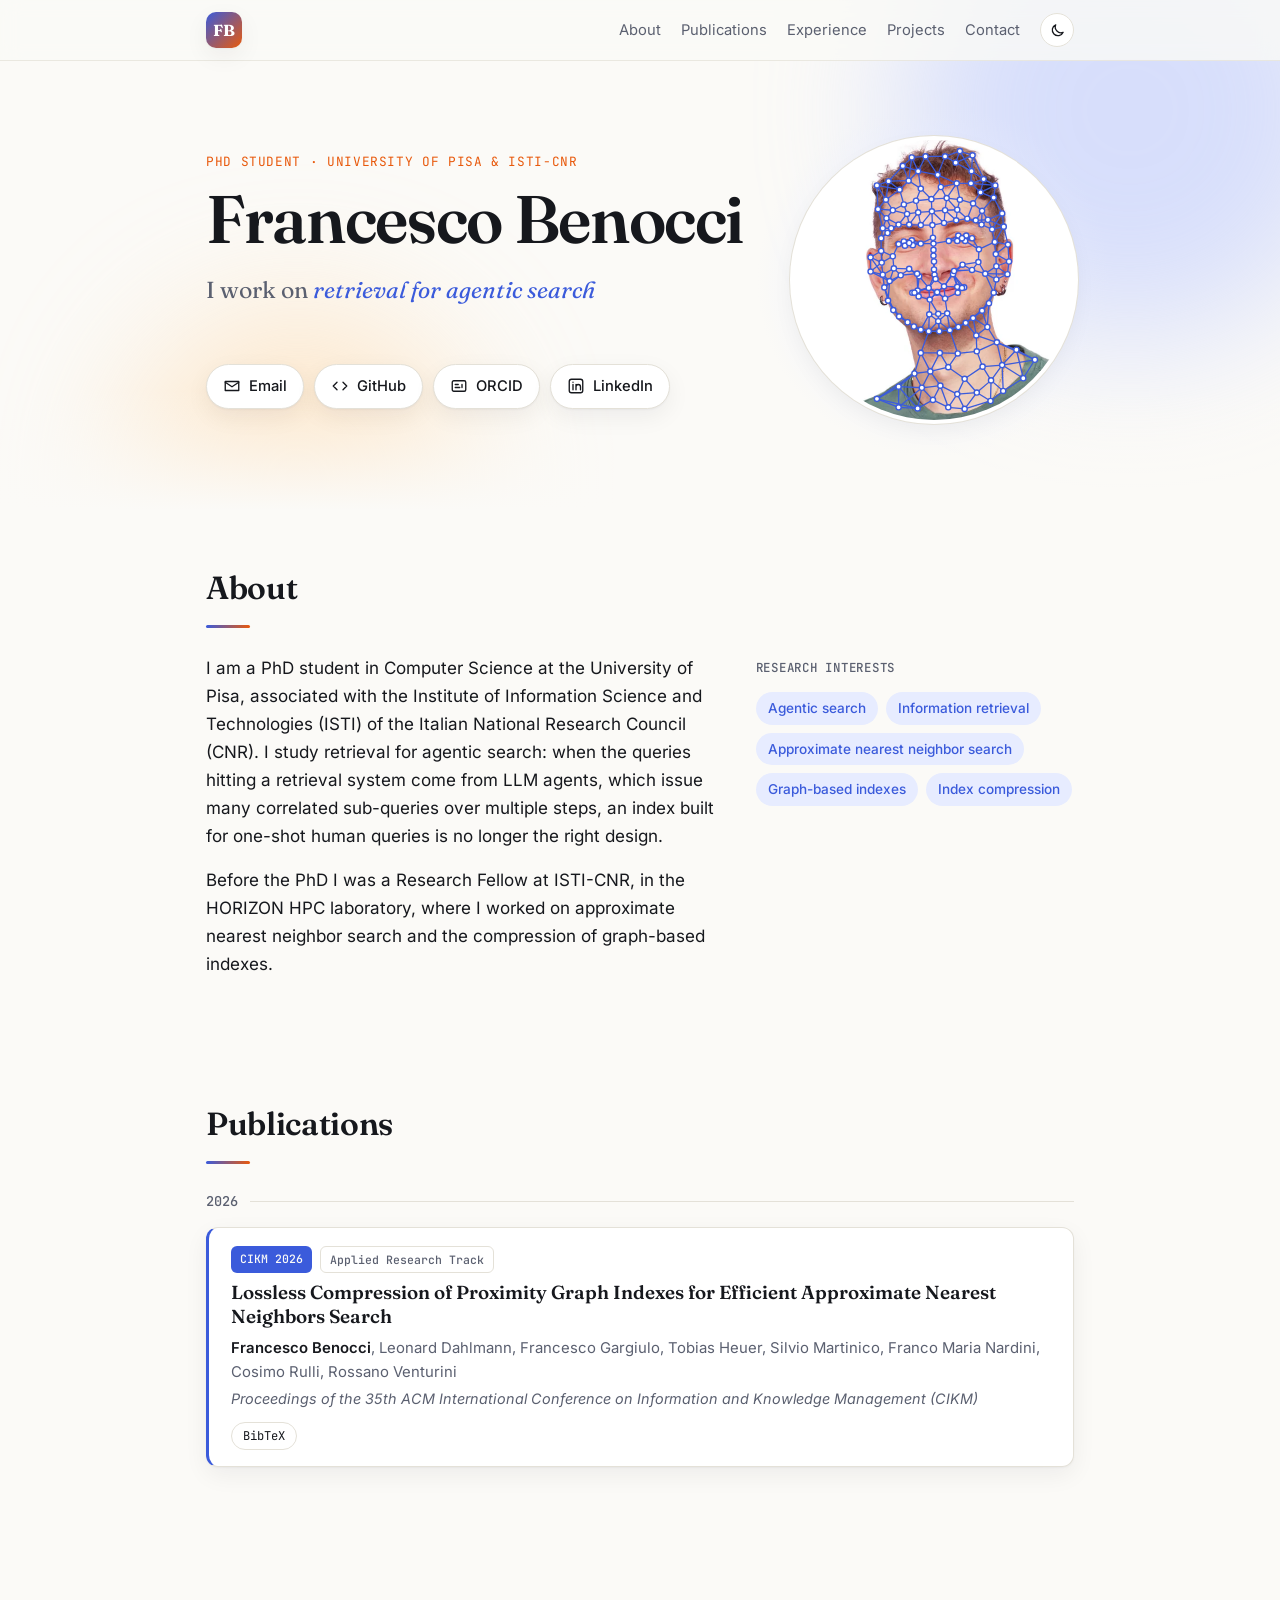
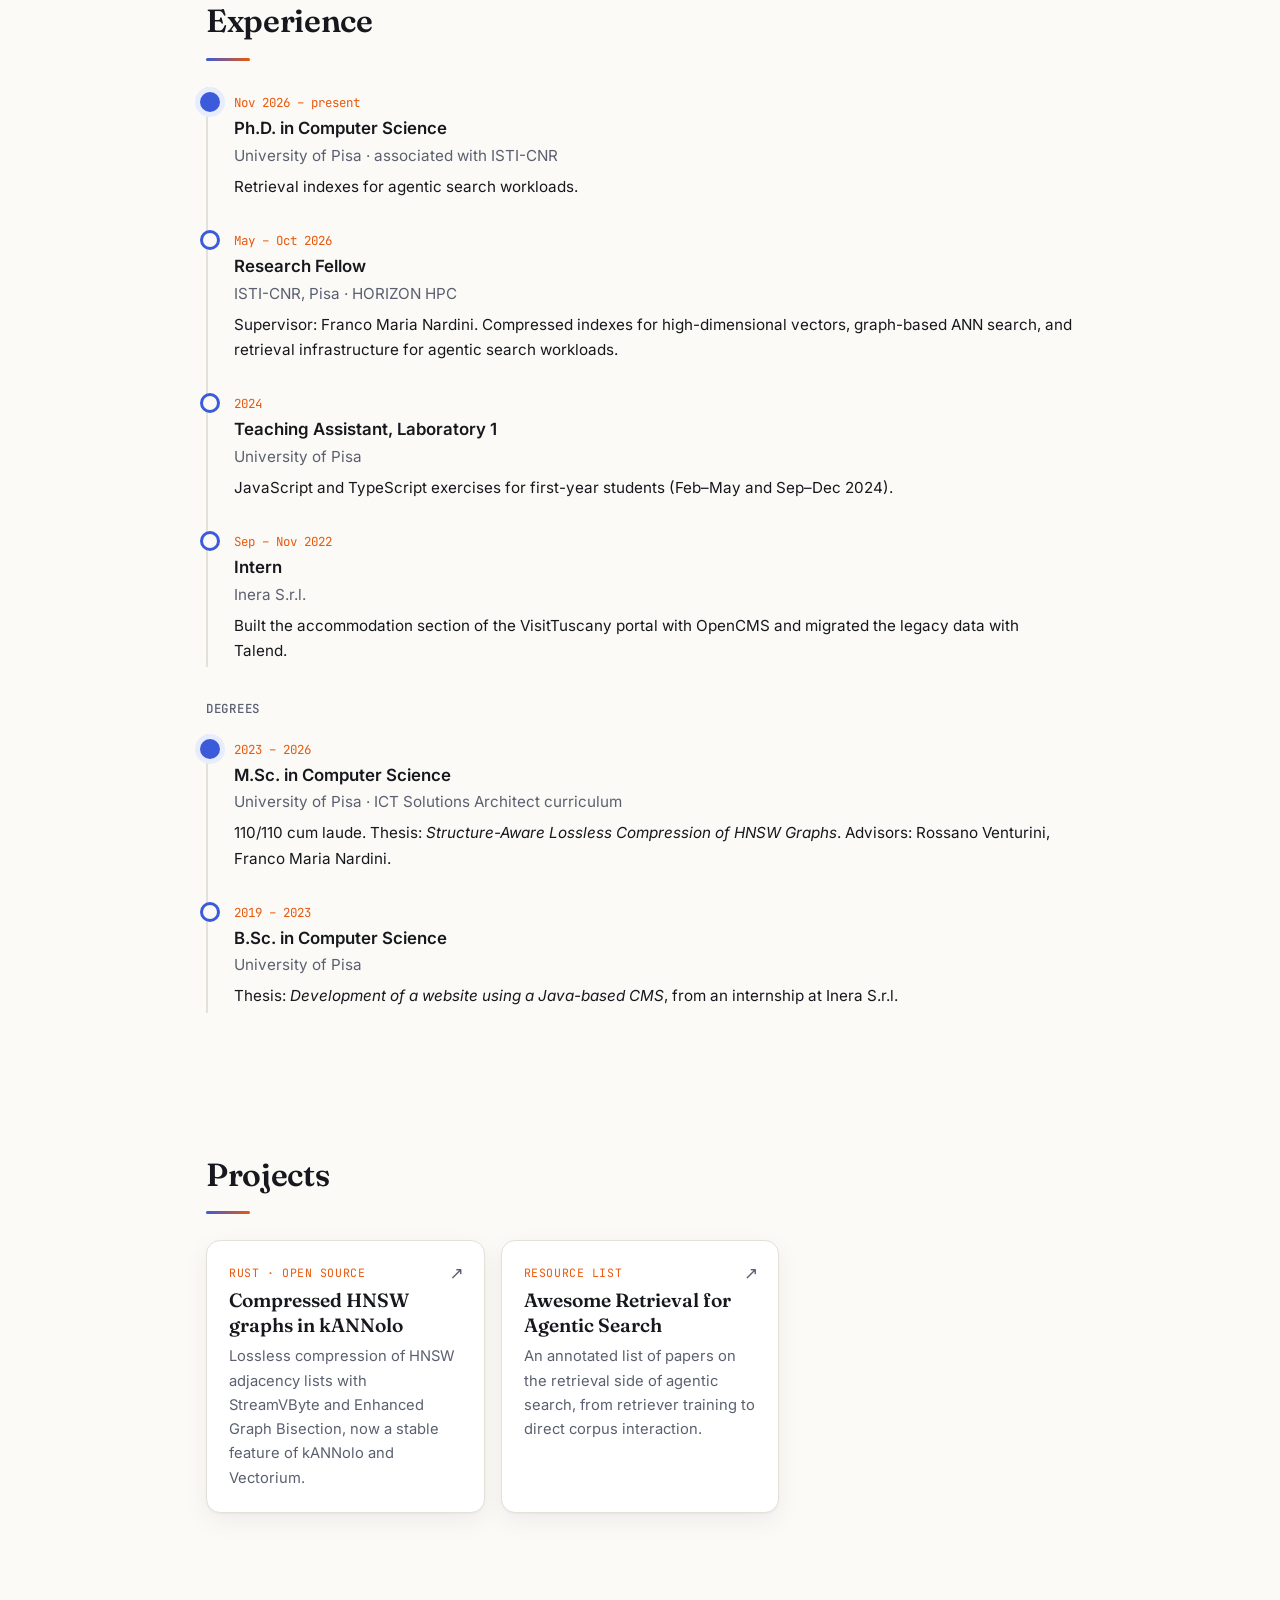
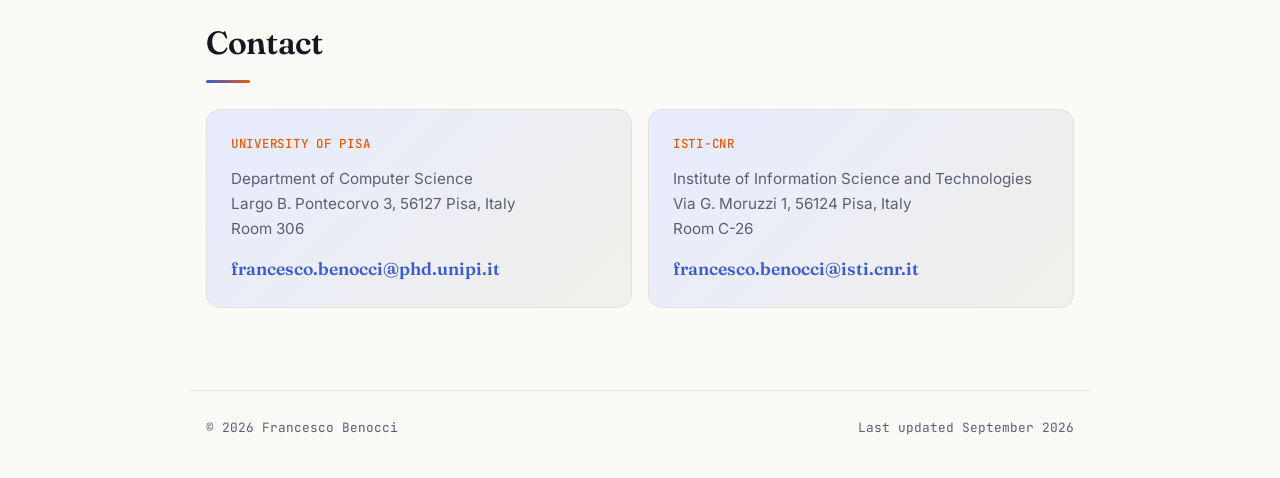
<file: index.html>
<!doctype html>
<html lang="en">
<head>
<meta charset="utf-8">
<meta name="viewport" content="width=device-width, initial-scale=1">
<title>Francesco Benocci</title>
<meta name="description" content="Francesco Benocci, PhD student in Computer Science at the University of Pisa and ISTI-CNR. Retrieval for agentic search, approximate nearest neighbor search, graph-based indexes.">
<link rel="canonical" href="https://fbenocci.github.io/">
<link rel="icon" href="favicon.svg" type="image/svg+xml">
<link rel="preload" href="assets/fonts/fraunces-latin-standard-normal.woff2" as="font" type="font/woff2" crossorigin>
<link rel="preload" href="assets/fonts/inter-latin-wght-normal.woff2" as="font" type="font/woff2" crossorigin>
<link rel="stylesheet" href="style.css">

<meta property="og:type" content="profile">
<meta property="og:title" content="Francesco Benocci">
<meta property="og:description" content="PhD student in Computer Science at the University of Pisa and ISTI-CNR. Retrieval for agentic search, approximate nearest neighbor search, graph-based indexes.">
<meta property="og:url" content="https://fbenocci.github.io/">
<meta property="og:image" content="https://fbenocci.github.io/assets/avatar.jpg">
<meta property="og:image:width" content="600">
<meta property="og:image:height" content="600">
<meta property="og:image:alt" content="Francesco Benocci">
<meta property="profile:first_name" content="Francesco">
<meta property="profile:last_name" content="Benocci">
<meta name="twitter:card" content="summary">

<script type="application/ld+json">
{
  "@context": "https://schema.org",
  "@type": "Person",
  "name": "Francesco Benocci",
  "url": "https://fbenocci.github.io/",
  "image": "https://fbenocci.github.io/assets/avatar.jpg",
  "jobTitle": "PhD Student",
  "email": "mailto:francesco.benocci@phd.unipi.it",
  "affiliation": [
    {
      "@type": "CollegeOrUniversity",
      "name": "University of Pisa, Department of Computer Science",
      "url": "https://www.di.unipi.it/"
    },
    {
      "@type": "ResearchOrganization",
      "name": "Institute of Information Science and Technologies (ISTI-CNR)",
      "url": "https://www.isti.cnr.it/"
    }
  ],
  "alumniOf": {
    "@type": "CollegeOrUniversity",
    "name": "University of Pisa",
    "url": "https://www.unipi.it/"
  },
  "knowsAbout": ["Agentic search", "Information retrieval", "Approximate nearest neighbor search", "Graph-based indexes", "Index compression"],
  "sameAs": [
    "https://orcid.org/0009-0001-5780-8954",
    "https://www.linkedin.com/in/francesco-benocci-bb6216389/",
    "https://github.com/FBenocci"
  ]
}
</script>
<script>try { const t = localStorage.getItem('theme'); if (t) document.documentElement.dataset.theme = t; } catch (e) {}</script>
</head>
<body>

<nav class="topbar">
  <a class="brand" href="#home" aria-label="Francesco Benocci, back to top">FB</a>
  <div class="nav-links">
    <a href="#about">About</a>
    <a href="#publications">Publications</a>
    <a href="#experience">Experience</a>
    <a href="#projects">Projects</a>
    <a href="#contact">Contact</a>
    <button class="theme-toggle" id="theme-toggle" aria-label="Toggle dark mode">
      <svg class="i-moon" viewBox="0 0 24 24"><path d="M20 14.5A8 8 0 0 1 9.5 4a8 8 0 1 0 10.5 10.5z"/></svg>
      <svg class="i-sun" viewBox="0 0 24 24"><circle cx="12" cy="12" r="4"/><path d="M12 2v2M12 20v2M4.9 4.9l1.4 1.4M17.7 17.7l1.4 1.4M2 12h2M20 12h2M4.9 19.1l1.4-1.4M17.7 6.3l1.4-1.4"/></svg>
    </button>
  </div>
</nav>

<header class="hero" id="home">
  <div class="blob b1"></div><div class="blob b2"></div>
  <div class="hero-inner">
    <div class="hero-text">
      <p class="eyebrow">PhD Student · University of Pisa &amp; ISTI-CNR</p>
      <h1>Francesco Benocci</h1>
      <p class="rotator">I work on <span id="rotate" class="rot-word">retrieval for agentic search</span></p>
      <div class="icons">
        <a href="mailto:francesco.benocci@phd.unipi.it" aria-label="Email" title="Email"><svg viewBox="0 0 24 24"><path d="M3 6h18v12H3z"/><path d="m3 7 9 6 9-6"/></svg>Email</a>
        <a href="https://github.com/FBenocci" aria-label="GitHub" title="GitHub"><svg viewBox="0 0 24 24"><path d="m8 7-5 5 5 5M16 7l5 5-5 5"/></svg>GitHub</a>
        <a href="https://orcid.org/0009-0001-5780-8954" aria-label="ORCID" title="ORCID"><svg viewBox="0 0 24 24"><rect x="3" y="5" width="18" height="14" rx="2"/><path d="M7 10h4M7 14h6M16 10v4"/></svg>ORCID</a>
        <a href="https://www.linkedin.com/in/francesco-benocci-bb6216389/" aria-label="LinkedIn" title="LinkedIn"><svg viewBox="0 0 24 24"><rect x="3" y="3" width="18" height="18" rx="3"/><path d="M8 10v7M8 7v.01M12 17v-7M12 13a3 3 0 0 1 6 0v4"/></svg>LinkedIn</a>
      </div>
    </div>
    <div class="face">
      <canvas id="face" role="img" aria-label="Portrait of Francesco Benocci, composed from a graph"></canvas>
      <p id="face-stats" class="face-stats" aria-live="polite">Click the portrait to search the graph</p>
    </div>
  </div>
</header>

<main>

<section id="about" class="reveal">
  <h2>About</h2>
  <div class="about-grid">
    <div>
      <p>I am a PhD student in Computer Science at the University of Pisa, associated with the Institute of Information Science and Technologies (ISTI) of the Italian National Research Council (CNR). I study retrieval for agentic search: when the queries hitting a retrieval system come from LLM agents, which issue many correlated sub-queries over multiple steps, an index built for one-shot human queries is no longer the right design.</p>
      <p>Before the PhD I was a Research Fellow at ISTI-CNR, in the HORIZON HPC laboratory, where I worked on approximate nearest neighbor search and the compression of graph-based indexes.</p>
    </div>
    <aside>
      <h3>Research interests</h3>
      <ul class="chips">
        <li>Agentic search</li>
        <li>Information retrieval</li>
        <li>Approximate nearest neighbor search</li>
        <li>Graph-based indexes</li>
        <li>Index compression</li>
      </ul>
    </aside>
  </div>
</section>

<section id="publications" class="reveal">
  <h2>Publications</h2>
<!-- PUBS:START -->
<h3 class="pub-year">2026</h3>
<ol class="pubs">
<li class="pub" id="benocci2026graphcompression">
  <div class="pub-badges"><span class="badge">CIKM 2026</span><span class="badge soft">Applied Research Track</span></div>
  <div class="pub-title">Lossless Compression of Proximity Graph Indexes for Efficient Approximate Nearest Neighbors Search</div>
  <div class="pub-authors"><strong>Francesco Benocci</strong>, Leonard Dahlmann, Francesco Gargiulo, Tobias Heuer, Silvio Martinico, Franco Maria Nardini, Cosimo Rulli, Rossano Venturini</div>
  <div class="pub-venue">Proceedings of the 35th ACM International Conference on Information and Knowledge Management (CIKM)</div>
  <div class="pub-links"><details><summary>BibTeX</summary><pre>@inproceedings{benocci2026graphcompression,
	title = {Lossless Compression of Proximity Graph Indexes for Efficient Approximate Nearest Neighbors Search},
	author = {Francesco Benocci and Leonard Dahlmann and Francesco Gargiulo and Tobias Heuer and Silvio Martinico and Franco Maria Nardini and Cosimo Rulli and Rossano Venturini},
	booktitle = {Proceedings of the 35th ACM International Conference on Information and Knowledge Management (CIKM)},
	year = {2026},
}</pre></details></div>
</li>
</ol>
<!-- PUBS:END -->
</section>

<section id="experience" class="reveal">
  <h2>Experience</h2>

  <ol class="timeline">
    <li>
      <span class="when">Nov 2026 – present</span>
      <div class="what">Ph.D. in Computer Science</div>
      <div class="where">University of Pisa · associated with ISTI-CNR</div>
      <p>Retrieval indexes for agentic search workloads.</p>
    </li>
    <li>
      <span class="when">May – Oct 2026</span>
      <div class="what">Research Fellow</div>
      <div class="where">ISTI-CNR, Pisa · HORIZON HPC</div>
      <p>Supervisor: Franco Maria Nardini. Compressed indexes for high-dimensional vectors, graph-based ANN search, and retrieval infrastructure for agentic search workloads.</p>
    </li>
    <li>
      <span class="when">2024</span>
      <div class="what">Teaching Assistant, Laboratory 1</div>
      <div class="where">University of Pisa</div>
      <p>JavaScript and TypeScript exercises for first-year students (Feb–May and Sep–Dec 2024).</p>
    </li>
    <li>
      <span class="when">Sep – Nov 2022</span>
      <div class="what">Intern</div>
      <div class="where">Inera S.r.l.</div>
      <p>Built the accommodation section of the VisitTuscany portal with OpenCMS and migrated the legacy data with Talend.</p>
    </li>
  </ol>

  <h3 class="sub">Degrees</h3>
  <ol class="timeline">
    <li>
      <span class="when">2023 – 2026</span>
      <div class="what">M.Sc. in Computer Science</div>
      <div class="where">University of Pisa · ICT Solutions Architect curriculum</div>
      <p>110/110 cum laude. Thesis: <em>Structure-Aware Lossless Compression of HNSW Graphs</em>. Advisors: Rossano Venturini, Franco Maria Nardini.</p>
    </li>
    <li>
      <span class="when">2019 – 2023</span>
      <div class="what">B.Sc. in Computer Science</div>
      <div class="where">University of Pisa</div>
      <p>Thesis: <em>Development of a website using a Java-based CMS</em>, from an internship at Inera S.r.l.</p>
    </li>
  </ol>
</section>

<section id="projects" class="reveal">
  <h2>Projects</h2>
  <div class="cards">
    <a class="card" href="https://github.com/TusKANNy/kannolo">
      <span class="card-kicker">Rust · Open source</span>
      <span class="card-title">Compressed HNSW graphs in kANNolo</span>
      <span class="card-text">Lossless compression of HNSW adjacency lists with StreamVByte and Enhanced Graph Bisection, now a stable feature of kANNolo and Vectorium.</span>
      <span class="card-arrow">↗</span>
    </a>
    <a class="card" href="https://github.com/TusKANNy/awesome-agentic-search">
      <span class="card-kicker">Resource list</span>
      <span class="card-title">Awesome Retrieval for Agentic Search</span>
      <span class="card-text">An annotated list of papers on the retrieval side of agentic search, from retriever training to direct corpus interaction.</span>
      <span class="card-arrow">↗</span>
    </a>
  </div>
</section>

<section id="contact" class="reveal">
  <h2>Contact</h2>
  <div class="contact-grid">
    <div class="contact-box">
      <h3>University of Pisa</h3>
      <p>Department of Computer Science<br>Largo B. Pontecorvo 3, 56127 Pisa, Italy<br>Room 306</p>
      <a class="mail" href="mailto:francesco.benocci@phd.unipi.it">francesco.benocci@phd.unipi.it</a>
    </div>
    <div class="contact-box">
      <h3>ISTI-CNR</h3>
      <p>Institute of Information Science and Technologies<br>Via G. Moruzzi 1, 56124 Pisa, Italy<br>Room C-26</p>
      <a class="mail" href="mailto:francesco.benocci@isti.cnr.it">francesco.benocci@isti.cnr.it</a>
    </div>
  </div>
</section>

</main>

<footer>
  <span>© 2026 Francesco Benocci</span>
  <span>Last updated September 2026</span>
</footer>

<script src="face.js"></script>
<script src="main.js"></script>
</body>
</html>
</file>
<file: style.css>
/* Self-hosted fonts (SIL Open Font License, see assets/fonts/OFL-*.txt) */
@font-face { font-family: "Fraunces"; font-style: normal; font-weight: 100 900; font-display: swap; src: url(assets/fonts/fraunces-latin-standard-normal.woff2) format("woff2"); }
@font-face { font-family: "Fraunces"; font-style: italic; font-weight: 100 900; font-display: swap; src: url(assets/fonts/fraunces-latin-standard-italic.woff2) format("woff2"); }
@font-face { font-family: "Inter"; font-style: normal; font-weight: 100 900; font-display: swap; src: url(assets/fonts/inter-latin-wght-normal.woff2) format("woff2"); }
@font-face { font-family: "Inter"; font-style: italic; font-weight: 100 900; font-display: swap; src: url(assets/fonts/inter-latin-wght-italic.woff2) format("woff2"); }
@font-face { font-family: "JetBrains Mono"; font-style: normal; font-weight: 100 800; font-display: swap; src: url(assets/fonts/jetbrains-mono-latin-wght-normal.woff2) format("woff2"); }

:root {
  --bg: #fbfaf7;
  --bg-soft: #f2f0ea;
  --card: #ffffff;
  --fg: #16181d;
  --muted: #5b6070;
  --line: #e4e1d8;
  --accent: #3b5bdb;
  --accent-soft: #e7ecff;
  --hot: #e8590c;
  --blob1: #bac8ff;
  --blob2: #ffd8a8;
  --shadow: 0 1px 2px rgba(20, 20, 40, .04), 0 8px 24px rgba(20, 20, 40, .06);
  --serif: "Fraunces", Georgia, serif;
  --sans: "Inter", system-ui, -apple-system, "Segoe UI", sans-serif;
  --mono: "JetBrains Mono", ui-monospace, monospace;
  color-scheme: light;
}
@media (prefers-color-scheme: dark) {
  :root:not([data-theme="light"]) {
    --bg: #0f1117; --bg-soft: #151822; --card: #171a25; --fg: #e8e9ee; --muted: #9aa0b2; --line: #262a38;
    --accent: #91a7ff; --accent-soft: #1f2640; --hot: #ffa94d; --blob1: #364fc7; --blob2: #a34a0b;
    --shadow: 0 1px 2px rgba(0, 0, 0, .3), 0 8px 24px rgba(0, 0, 0, .25);
    color-scheme: dark;
  }
}
:root[data-theme="dark"] {
  --bg: #0f1117; --bg-soft: #151822; --card: #171a25; --fg: #e8e9ee; --muted: #9aa0b2; --line: #262a38;
  --accent: #91a7ff; --accent-soft: #1f2640; --hot: #ffa94d; --blob1: #364fc7; --blob2: #a34a0b;
  --shadow: 0 1px 2px rgba(0, 0, 0, .3), 0 8px 24px rgba(0, 0, 0, .25);
  color-scheme: dark;
}
* { box-sizing: border-box; }
html { scroll-behavior: smooth; scroll-padding-top: 70px; }
body { margin: 0; background: var(--bg); color: var(--fg); font: 17px/1.65 var(--sans); -webkit-font-smoothing: antialiased; transition: background .3s, color .3s; }
a { color: var(--accent); text-decoration: none; }
a:hover { text-decoration: underline; text-underline-offset: 3px; }
svg { width: 18px; height: 18px; fill: none; stroke: currentColor; stroke-width: 1.8; stroke-linecap: round; stroke-linejoin: round; flex-shrink: 0; }

/* top bar */
.topbar { position: fixed; inset: 0 0 auto 0; z-index: 10; display: flex; justify-content: space-between; align-items: center; gap: 16px; padding: 12px max(16px, calc((100vw - 868px) / 2)); background: color-mix(in srgb, var(--bg) 80%, transparent); backdrop-filter: blur(10px); -webkit-backdrop-filter: blur(10px); border-bottom: 1px solid color-mix(in srgb, var(--line) 70%, transparent); }
.brand { display: grid; place-items: center; width: 36px; height: 36px; border-radius: 10px; background: linear-gradient(135deg, #3b5bdb, #e8590c); color: #fff; font-family: var(--serif); font-weight: 700; font-size: 1rem; letter-spacing: .02em; box-shadow: var(--shadow); transition: transform .15s; }
.brand:hover { text-decoration: none; transform: rotate(-6deg) scale(1.05); }
.nav-links { display: flex; align-items: center; gap: 20px; font-size: .92rem; }
.nav-links a { color: var(--muted); }
.nav-links a:hover, .nav-links a.active { color: var(--fg); text-decoration: none; }
.theme-toggle { display: grid; place-items: center; width: 34px; height: 34px; border-radius: 50%; border: 1px solid var(--line); background: var(--card); color: var(--fg); cursor: pointer; }
.theme-toggle:hover { border-color: var(--accent); color: var(--accent); }
.theme-toggle svg { width: 17px; height: 17px; }
.i-sun { display: none; }
:root[data-theme="dark"] .i-sun { display: block; } :root[data-theme="dark"] .i-moon { display: none; }
@media (prefers-color-scheme: dark) { :root:not([data-theme="light"]) .i-sun { display: block; } :root:not([data-theme="light"]) .i-moon { display: none; } }
@media (max-width: 720px) { .nav-links a { display: none; } }

/* hero */
.hero { position: relative; overflow: hidden; padding: 140px 16px 90px; }
.hero::after { content: ""; position: absolute; inset: auto 0 0 0; height: 120px; background: linear-gradient(transparent, var(--bg)); pointer-events: none; }
.blob { position: absolute; border-radius: 50%; filter: blur(70px); opacity: .55; pointer-events: none; }
.b1 { width: 460px; height: 460px; background: var(--blob1); top: -120px; right: -80px; animation: drift 18s ease-in-out infinite alternate; }
.b2 { width: 340px; height: 340px; background: var(--blob2); bottom: -140px; left: 10%; animation: drift 22s ease-in-out infinite alternate-reverse; }
@keyframes drift { to { transform: translate(-60px, 40px) scale(1.12); } }
.hero-inner { position: relative; z-index: 1; max-width: 868px; margin: 0 auto; display: flex; align-items: center; justify-content: space-between; gap: 40px; }
.eyebrow { font-family: var(--mono); font-size: .8rem; letter-spacing: .05em; text-transform: uppercase; color: var(--hot); margin: 0 0 12px; }
h1 { font-family: var(--serif); font-weight: 600; font-size: clamp(2.5rem, 6.5vw, 4.2rem); line-height: 1.02; letter-spacing: -.02em; margin: 0; }
.rotator { font-family: var(--serif); font-size: clamp(1.15rem, 2.4vw, 1.45rem); color: var(--muted); margin: 18px 0 26px; min-height: 2.9em; }
.rot-word { color: var(--accent); font-style: italic; display: inline-block; transition: opacity .35s, transform .35s; }
.rot-word.out { opacity: 0; transform: translateY(8px); }
.icons { display: flex; gap: 10px; flex-wrap: wrap; }
.icons a { display: inline-flex; align-items: center; gap: 8px; padding: 9px 16px; border-radius: 999px; font-size: .92rem; font-weight: 500; background: var(--card); border: 1px solid var(--line); color: var(--fg); box-shadow: var(--shadow); transition: transform .15s, color .15s, border-color .15s; }
.icons a:hover { text-decoration: none; transform: translateY(-3px); color: var(--accent); border-color: var(--accent); }
@media (max-width: 720px) { .hero { padding-top: 110px; } .hero-inner { flex-direction: column-reverse; align-items: flex-start; gap: 28px; } }
@media (prefers-reduced-motion: reduce) { .blob { animation: none; } }

/* face graph */
.face { position: relative; flex-shrink: 0; width: 280px; height: 280px; }
.face::before { content: ""; position: absolute; inset: -14%; border-radius: 50%; background: radial-gradient(circle, var(--accent-soft), transparent 70%); }
.face canvas { position: relative; width: 100%; height: 100%; display: block; border-radius: 50%; background: #fff; box-shadow: 0 0 0 4px var(--card), 0 0 0 5px var(--line), var(--shadow); cursor: crosshair; }
.face-stats { position: absolute; left: 50%; bottom: -40px; transform: translateX(-50%); margin: 0; white-space: nowrap; font-family: var(--mono); font-size: .74rem; color: var(--muted); opacity: 0; transition: opacity .4s; pointer-events: none; }
.face-stats.show { opacity: 1; }
.face-stats.result { color: var(--hot); }
@media (max-width: 720px) { .face { width: 200px; height: 200px; margin-bottom: 30px; } }

/* sections */
main { max-width: 900px; margin: 0 auto; padding: 0 16px; }
section { padding: 52px 0; }
h2 { font-family: var(--serif); font-weight: 600; font-size: 2rem; letter-spacing: -.01em; margin: 0 0 26px; }
h2::after { content: ""; display: block; width: 44px; height: 3px; border-radius: 2px; margin-top: 10px; background: linear-gradient(90deg, var(--accent), var(--hot)); }
.reveal { opacity: 0; transform: translateY(18px); transition: opacity .6s ease, transform .6s ease; }
.reveal.in { opacity: 1; transform: none; }
@media (prefers-reduced-motion: reduce) { .reveal { opacity: 1; transform: none; transition: none; } html { scroll-behavior: auto; } }

.about-grid { display: grid; grid-template-columns: 1.6fr 1fr; gap: 40px; }
.about-grid p { margin: 0 0 16px; }
.about-grid h3, .sub { font-family: var(--mono); font-size: .78rem; text-transform: uppercase; letter-spacing: .06em; color: var(--muted); font-weight: 500; margin: 4px 0 14px; }
.chips { list-style: none; padding: 0; margin: 0; display: flex; flex-wrap: wrap; gap: 8px; }
.chips li { font-size: .85rem; padding: 5px 12px; border-radius: 999px; background: var(--accent-soft); color: var(--accent); font-weight: 500; }
@media (max-width: 720px) { .about-grid { grid-template-columns: 1fr; gap: 20px; } }

/* publications (generated by build_pubs.py) */
.pub-year { font-family: var(--mono); font-size: .85rem; color: var(--muted); font-weight: 500; margin: 8px 0 14px; display: flex; align-items: center; gap: 12px; }
.pub-year::after { content: ""; flex: 1; height: 1px; background: var(--line); }
.pubs { list-style: none; padding: 0; margin: 0 0 24px; display: grid; grid-template-columns: minmax(0, 1fr); gap: 14px; }
.pub { background: var(--card); border: 1px solid var(--line); border-left: 3px solid var(--accent); border-radius: 12px; padding: 18px 22px 16px; box-shadow: var(--shadow); transition: transform .2s; }
.pub:hover { transform: translateX(3px); }
.pub-badges { display: flex; flex-wrap: wrap; gap: 8px; margin-bottom: 8px; }
.badge { font-family: var(--mono); font-size: .72rem; font-weight: 500; padding: 3px 9px; border-radius: 6px; background: var(--accent); color: var(--bg); }
.badge.soft { background: transparent; color: var(--muted); border: 1px solid var(--line); }
.pub-title { font-family: var(--serif); font-size: 1.18rem; font-weight: 600; line-height: 1.3; margin-bottom: 6px; }
.pub-title a { color: var(--fg); }
.pub-authors { font-size: .93rem; color: var(--muted); }
.pub-authors strong { color: var(--fg); font-weight: 600; }
.pub-venue { font-size: .9rem; font-style: italic; color: var(--muted); margin-top: 2px; }
.pub-links { display: flex; flex-wrap: wrap; gap: 8px; margin-top: 12px; align-items: flex-start; }
.pub-links > a, .pub-links summary { font-family: var(--mono); font-size: .76rem; padding: 3px 11px; border-radius: 999px; border: 1px solid var(--line); color: var(--fg); cursor: pointer; list-style: none; transition: border-color .15s, color .15s; }
.pub-links > a:hover, .pub-links summary:hover { text-decoration: none; border-color: var(--accent); color: var(--accent); }
.pub-links summary::-webkit-details-marker { display: none; }
.pub-links details { min-width: 0; }
.pub-links details[open] { flex-basis: 100%; }
.pub-links details[open] summary { display: inline-block; border-color: var(--accent); color: var(--accent); }
.pub-links pre { background: var(--bg-soft); border: 1px solid var(--line); padding: 14px; margin: 10px 0 0; overflow-x: auto; font: .76rem/1.55 var(--mono); border-radius: 10px; max-width: 100%; tab-size: 4; }

/* experience timeline */
.sub { margin-top: 8px; }
.timeline { list-style: none; margin: 0 0 32px; padding: 0 0 0 26px; border-left: 2px solid var(--line); }
.timeline li { position: relative; padding: 0 0 26px; }
.timeline li:last-child { padding-bottom: 4px; }
.timeline li::before { content: ""; position: absolute; left: -34px; top: 5px; width: 14px; height: 14px; border-radius: 50%; background: var(--bg); border: 3px solid var(--accent); }
.timeline li:first-child::before { background: var(--accent); box-shadow: 0 0 0 5px var(--accent-soft); }
.when { font-family: var(--mono); font-size: .78rem; color: var(--hot); }
.what { font-weight: 600; font-size: 1.05rem; }
.where { color: var(--muted); font-size: .95rem; }
.timeline p { margin: 6px 0 0; font-size: .95rem; }

/* projects */
.cards { display: grid; grid-template-columns: repeat(auto-fill, minmax(260px, 1fr)); gap: 16px; }
.card { position: relative; display: flex; flex-direction: column; gap: 6px; padding: 22px; background: var(--card); border: 1px solid var(--line); border-radius: 14px; box-shadow: var(--shadow); color: var(--fg); transition: transform .2s, border-color .2s; }
.card:hover { text-decoration: none; transform: translateY(-3px); border-color: var(--accent); }
.card-kicker { font-family: var(--mono); font-size: .72rem; text-transform: uppercase; letter-spacing: .05em; color: var(--hot); }
.card-title { font-family: var(--serif); font-size: 1.2rem; font-weight: 600; line-height: 1.3; padding-right: 20px; }
.card-text { font-size: .92rem; color: var(--muted); }
.card-arrow { position: absolute; top: 18px; right: 20px; color: var(--muted); transition: transform .2s, color .2s; }
.card:hover .card-arrow { transform: translate(3px, -3px); color: var(--accent); }

/* contact */
.contact-grid { display: grid; grid-template-columns: repeat(auto-fit, minmax(280px, 1fr)); gap: 16px; }
.contact-box { display: flex; flex-direction: column; gap: 12px; padding: 24px; border-radius: 14px; background: linear-gradient(135deg, var(--accent-soft), var(--bg-soft)); border: 1px solid var(--line); }
.contact-box h3 { margin: 0; font-family: var(--mono); font-size: .78rem; font-weight: 500; text-transform: uppercase; letter-spacing: .06em; color: var(--hot); }
.contact-box p { margin: 0; color: var(--muted); font-size: .95rem; }
.mail { font-family: var(--serif); font-size: 1.1rem; font-weight: 600; word-break: break-all; margin-top: auto; }

footer { max-width: 900px; margin: 30px auto 0; padding: 26px 16px 40px; border-top: 1px solid var(--line); display: flex; justify-content: space-between; flex-wrap: wrap; gap: 8px; font-size: .8rem; color: var(--muted); font-family: var(--mono); }

/* 404 page */
.notfound { min-height: 100vh; display: flex; flex-direction: column; justify-content: center; align-items: flex-start; max-width: 868px; margin: 0 auto; padding: 16px; }
.notfound .code { font-family: var(--mono); color: var(--hot); font-size: .9rem; margin: 0 0 8px; }
.notfound p { color: var(--muted); margin: 14px 0 26px; }
.btn { display: inline-flex; align-items: center; gap: 8px; padding: 9px 18px; border-radius: 999px; background: var(--accent); color: var(--bg); font-weight: 500; }
.btn:hover { text-decoration: none; filter: brightness(1.08); }

/* print */
@page { margin: 16mm; }
@media print {
  .badge { background: none !important; color: #000 !important; border: 1px solid #000; }
  h2, .sub, .pub-year { break-after: avoid; }
  #contact { break-inside: avoid; }
  :root { --bg: #fff; --card: #fff; --fg: #000; --muted: #333; --line: #ccc; --accent: #000; --hot: #000; --shadow: none; }
  body { font-size: 11pt; }
  .topbar, .blob, .hero::after, .theme-toggle, .face, .card-arrow, .pub-links details { display: none !important; }
  .hero { padding: 0 0 12px; }
  .rotator { min-height: 0; margin: 8px 0; }
  .icons a { box-shadow: none; border: none; padding: 0 12px 0 0; }
  .icons svg { display: none; }
  .reveal { opacity: 1 !important; transform: none !important; transition: none !important; }
  * { transition: none !important; animation: none !important; }
  section { padding: 14px 0; }
  h2 { font-size: 16pt; margin-bottom: 10px; }
  h2::after { display: none; }
  .pub, .card, .timeline li, .contact-box { break-inside: avoid; box-shadow: none; }
  .contact-box { background: none; }
  a[href^="http"]::after { content: " <" attr(href) ">"; font-size: 8pt; color: #555; word-break: break-all; }
  .icons a[href^="http"]::after { content: none; }
}
</file>
